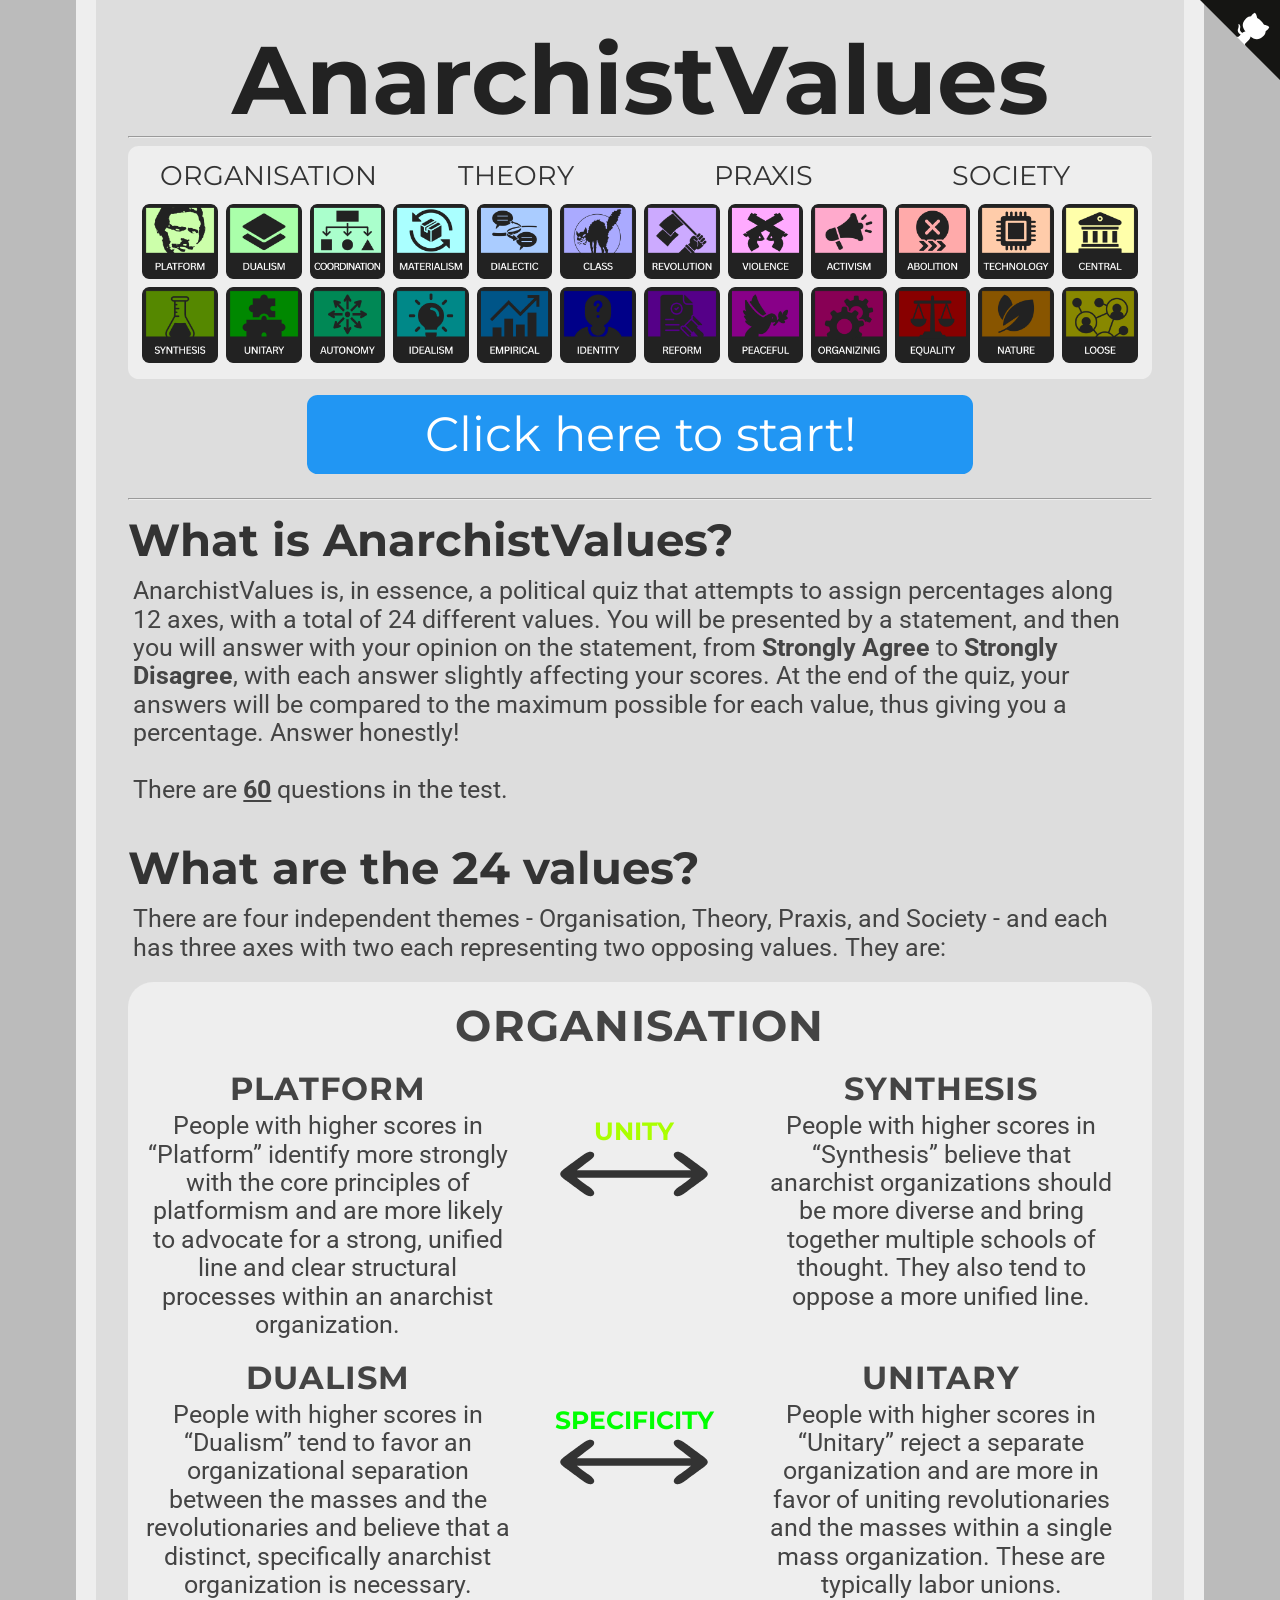
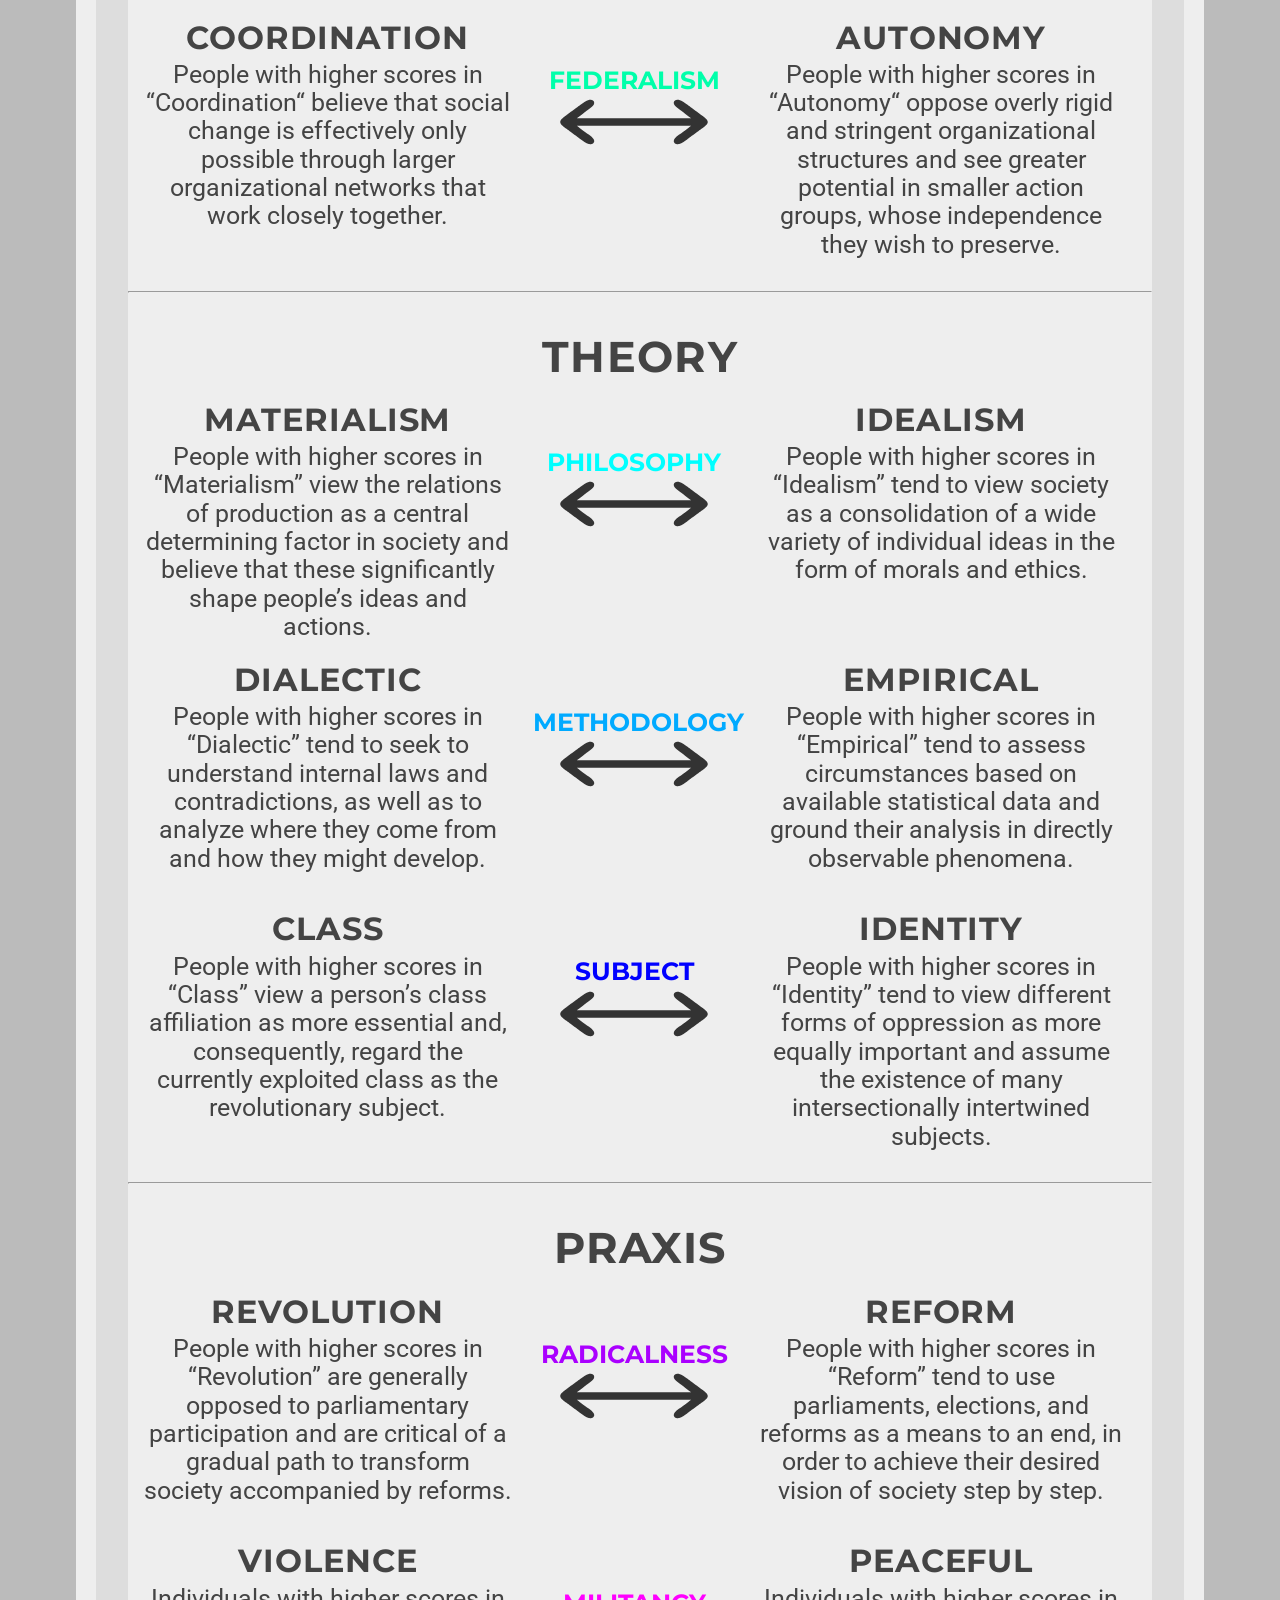
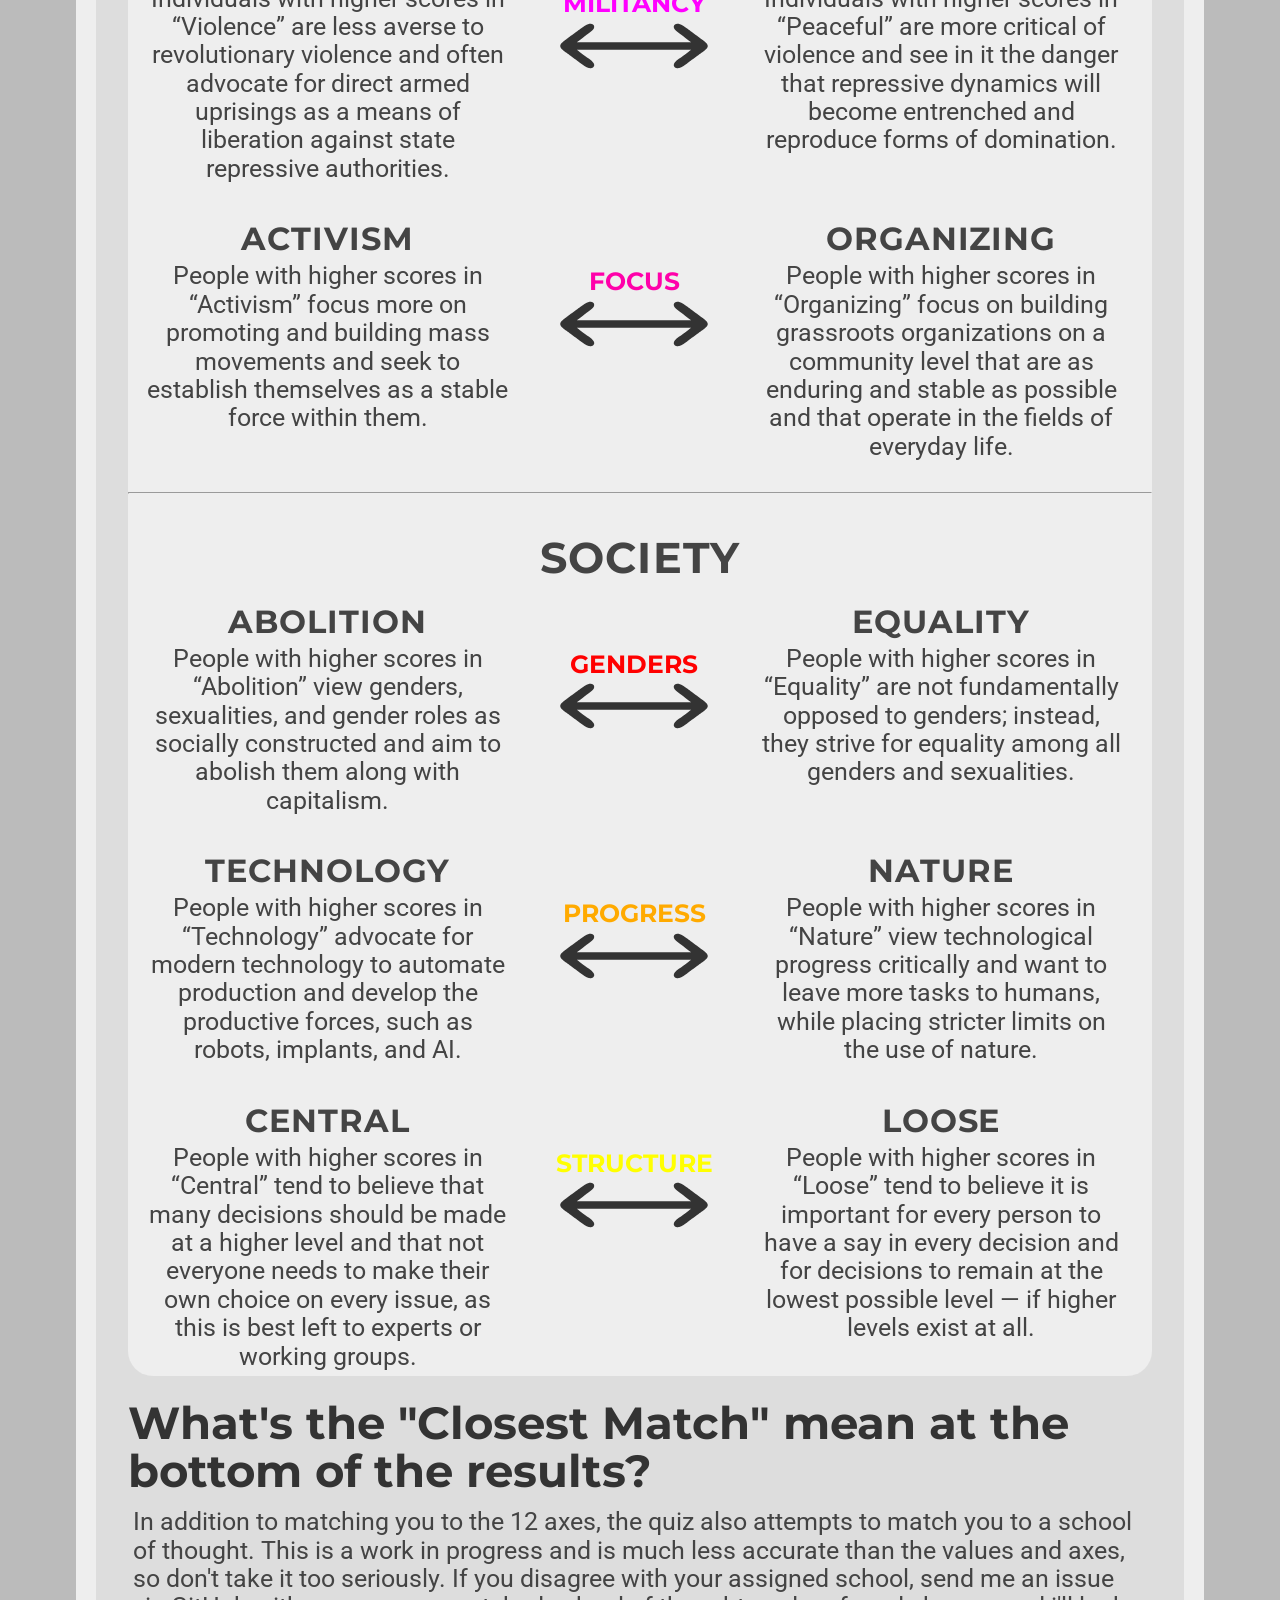
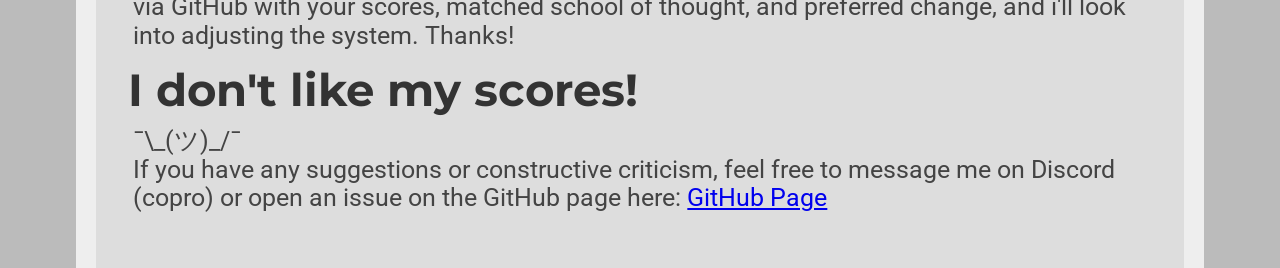
<file: index.html>
<!doctype html>
<!-- SPDX-License-Identifier: GPL-3.0-or-later -->
<html lang="en">
  <head>
    <title>AnarchistValues</title>
    <link href="https://fonts.googleapis.com/css?family=Montserrat:300,400,700|Roboto:400,700" rel="stylesheet" />
    <link href="assets/style.css" rel="stylesheet" type="text/css" />
    <link rel="icon" type="x-icon" href="assets/icon.png" />
    <meta charset="utf-8" />
    <script defer src="assets/js/index.js"></script>
  </head>

  <body>
    <a
      href="https://github.com/COPRO6168/AnarchistValues.github.io"
      class="github-corner"
      aria-label="View source on Github">
      <object
        data="assets/github-corner.svg"
        type="image/svg+xml"
        width="80"
        height="80"
        aria-hidden="true"
        style="position: absolute; top: 0; border: 0; right: 0"></object>
    </a>
    <h1>AnarchistValues</h1>
    <hr />
    <div class="center">
      <div class="axis_name quadcolumn">ORGANISATION</div>
      <div class="axis_name quadcolumn">THEORY</div>
      <div class="axis_name quadcolumn">PRAXIS</div>
      <div class="axis_name quadcolumn">SOCIETY</div>
      <a href="#organisation"><img src="assets/values/Organisation-Unity-Platform.png" class="quadcolumn" /></a>
      <a href="#organisation"><img src="assets/values/Organisation-Specificity-Dualism.png" class="quadcolumn" /></a>
      <a href="#organisation"
        ><img src="assets/values/Organisation-Federalism-Coordination.png" class="quadcolumn"
      /></a>
      <a href="#theory"><img src="assets/values/Theory-Philosophy-Materialism.png" class="quadcolumn" /></a>
      <a href="#theory"><img src="assets/values/Theory-Methodology-Dialectic.png" class="quadcolumn" /></a>
      <a href="#theory"><img src="assets/values/Theory-Subject-Class.png" class="quadcolumn" /></a>
      <a href="#praxis"><img src="assets/values/Praxis-Radicalness-Revolution.png" class="quadcolumn" /></a>
      <a href="#praxis"><img src="assets/values/Praxis-Militancy-Violence.png" class="quadcolumn" /></a>
      <a href="#praxis"><img src="assets/values/Praxis-Focus-Activism.png" class="quadcolumn" /></a>
      <a href="#society"><img src="assets/values/Society-Genders-Abolition.png" class="quadcolumn" /></a>
      <a href="#society"><img src="assets/values/Society-Progress-Technology.png" class="quadcolumn" /></a>
      <a href="#society"><img src="assets/values/Society-Structure-Central.png" class="quadcolumn" /></a>
      <a href="#organisation"><img src="assets/values/Organisation-Unity-Synthesis.png" class="quadcolumn" /></a>
      <a href="#organisation"><img src="assets/values/Organisation-Specificity-Unitary.png" class="quadcolumn" /></a>
      <a href="#organisation"><img src="assets/values/Organisation-Federalism-Autonomy.png" class="quadcolumn" /></a>
      <a href="#theory"><img src="assets/values/Theory-Philosophy-Idealism.png" class="quadcolumn" /></a>
      <a href="#theory"><img src="assets/values/Theory-Methodology-Empirical.png" class="quadcolumn" /></a>
      <a href="#theory"><img src="assets/values/Theory-Subject-Identity.png" class="quadcolumn" /></a>
      <a href="#praxis"><img src="assets/values/Praxis-Radicalness-Reform.png" class="quadcolumn" /></a>
      <a href="#praxis"><img src="assets/values/Praxis-Militancy-Peaceful.png" class="quadcolumn" /></a>
      <a href="#praxis"><img src="assets/values/Praxis-Focus-Organizing.png" class="quadcolumn" /></a>
      <a href="#society"><img src="assets/values/Society-Genders-Equality.png" class="quadcolumn" /></a>
      <a href="#society"><img src="assets/values/Society-Progress-Nature.png" class="quadcolumn" /></a>
      <a href="#society"><img src="assets/values/Society-Structure-Loose.png" class="quadcolumn" /></a>
    </div>
    <br />
    <button class="button" onclick="location.href = 'instructions.html'" style="font-size: 36pt">
      Click here to start!
    </button>
    <br />
    <hr />
    <h2>What is AnarchistValues?</h2>
    <p>
      AnarchistValues is, in essence, a political quiz that attempts to assign percentages along 12 axes, with a total
      of 24 different values. You will be presented by a statement, and then you will answer with your opinion on the
      statement, from <strong>Strongly Agree</strong> to <strong>Strongly Disagree</strong>, with each answer slightly
      affecting your scores. At the end of the quiz, your answers will be compared to the maximum possible for each
      value, thus giving you a percentage. Answer honestly!
    </p>
    <br />
    <p>There are <span id="numOfQuestions"></span> questions in the test.</p>
    <br />
    <h2 id="anchor">What are the 24 values?</h2>
    <p>
      There are four independent themes - Organisation, Theory, Praxis, and Society - and each has three axes with two
      each representing two opposing values. They are:
    </p>
    <div class="explanation_bg">
      <p id="organisation" class="theme"><strong>ORGANISATION</strong></p>
      <div class="spacer">
        <div class="explanation_blurb_left">
          <p class="value"><strong>PLATFORM</strong></p>
          <p class="blurb-text">
            People with higher scores in “Platform” identify more strongly with the core principles of platformism and
            are more likely to advocate for a strong, unified line and clear structural processes within an anarchist
            organization.
          </p>
        </div>
        <div class="explanation_axis">
          <p class="axis_name"><strong style="color: #aaff00">UNITY</strong></p>
          <img class="arrow" src="assets/double-arrow.svg" />
        </div>
        <div class="explanation_blurb_right">
          <p class="value"><strong>SYNTHESIS</strong></p>
          <p class="blurb-text">
            People with higher scores in “Synthesis” believe that anarchist organizations should be more diverse and
            bring together multiple schools of thought. They also tend to oppose a more unified line.
          </p>
        </div>
      </div>
      <div class="spacer">
        <div class="explanation_blurb_left">
          <p class="value"><strong>DUALISM</strong></p>
          <p class="blurb-text">
            People with higher scores in “Dualism” tend to favor an organizational separation between the masses and the
            revolutionaries and believe that a distinct, specifically anarchist organization is necessary.
          </p>
        </div>
        <div class="explanation_axis">
          <p class="axis_name"><strong style="color: #00ff00">SPECIFICITY</strong></p>
          <img class="arrow" src="assets/double-arrow.svg" />
        </div>
        <div class="explanation_blurb_right">
          <p class="value"><strong>UNITARY</strong></p>
          <p class="blurb-text">
            People with higher scores in “Unitary” reject a separate organization and are more in favor of uniting
            revolutionaries and the masses within a single mass organization. These are typically labor unions.
          </p>
        </div>
      </div>
      <div class="spacer">
        <div class="explanation_blurb_left">
          <p class="value"><strong>COORDINATION</strong></p>
          <p class="blurb-text">
            People with higher scores in “Coordination“ believe that social change is effectively only possible through
            larger organizational networks that work closely together.
          </p>
          <br />
        </div>
        <div class="explanation_axis">
          <p class="axis_name"><strong style="color: #00ffaa">FEDERALISM</strong></p>
          <img class="arrow" src="assets/double-arrow.svg" />
        </div>
        <div class="explanation_blurb_right">
          <p class="value"><strong>AUTONOMY</strong></p>
          <p class="blurb-text">
            People with higher scores in “Autonomy“ oppose overly rigid and stringent organizational structures and see
            greater potential in smaller action groups, whose independence they wish to preserve.
          </p>
          <br />
        </div>
      </div>
      <hr />
      <p id="theory" class="theme"><strong>THEORY</strong></p>
      <div class="spacer">
        <div class="explanation_blurb_left">
          <p class="value"><strong>MATERIALISM</strong></p>
          <p class="blurb-text">
            People with higher scores in “Materialism” view the relations of production as a central determining factor
            in society and believe that these significantly shape people’s ideas and actions.
          </p>
        </div>
        <div class="explanation_axis">
          <p class="axis_name"><strong style="color: #00ffff">PHILOSOPHY</strong></p>
          <img class="arrow" src="assets/double-arrow.svg" />
        </div>
        <div class="explanation_blurb_right">
          <p class="value"><strong>IDEALISM</strong></p>
          <p class="blurb-text">
            People with higher scores in “Idealism” tend to view society as a consolidation of a wide variety of
            individual ideas in the form of morals and ethics.
          </p>
          <br />
        </div>
      </div>
      <div class="spacer">
        <div class="explanation_blurb_left">
          <p class="value"><strong>DIALECTIC</strong></p>
          <p class="blurb-text">
            People with higher scores in “Dialectic” tend to seek to understand internal laws and contradictions, as
            well as to analyze where they come from and how they might develop.
          </p>
          <br />
        </div>
        <div class="explanation_axis">
          <p class="axis_name"><strong style="color: #00aaff">METHODOLOGY</strong></p>
          <img class="arrow" src="assets/double-arrow.svg" />
        </div>
        <div class="explanation_blurb_right">
          <p class="value"><strong>EMPIRICAL</strong></p>
          <p class="blurb-text">
            People with higher scores in “Empirical” tend to assess circumstances based on available statistical data
            and ground their analysis in directly observable phenomena.
          </p>
          <br />
        </div>
      </div>
      <div class="spacer">
        <div class="explanation_blurb_left">
          <p class="value"><strong>CLASS</strong></p>
          <p class="blurb-text">
            People with higher scores in “Class” view a person’s class affiliation as more essential and, consequently,
            regard the currently exploited class as the revolutionary subject.
          </p>
          <br />
        </div>
        <div class="explanation_axis">
          <p class="axis_name"><strong style="color: #0000ff">SUBJECT</strong></p>
          <img class="arrow" src="assets/double-arrow.svg" />
        </div>
        <div class="explanation_blurb_right">
          <p class="value"><strong>IDENTITY</strong></p>
          <p class="blurb-text">
            People with higher scores in “Identity” tend to view different forms of oppression as more equally important
            and assume the existence of many intersectionally intertwined subjects.
          </p>
          <br />
        </div>
      </div>
      <hr />
      <p id="praxis" class="theme"><strong>PRAXIS</strong></p>
      <div class="spacer">
        <div class="explanation_blurb_left">
          <p class="value"><strong>REVOLUTION</strong></p>
          <p class="blurb-text">
            People with higher scores in “Revolution” are generally opposed to parliamentary participation and are
            critical of a gradual path to transform society accompanied by reforms.
          </p>
          <br />
        </div>
        <div class="explanation_axis">
          <p class="axis_name"><strong style="color: #aa00ff">RADICALNESS</strong></p>
          <img class="arrow" src="assets/double-arrow.svg" />
        </div>
        <div class="explanation_blurb_right">
          <p class="value"><strong>REFORM</strong></p>
          <p class="blurb-text">
            People with higher scores in “Reform” tend to use parliaments, elections, and reforms as a means to an end,
            in order to achieve their desired vision of society step by step.
          </p>
          <br />
        </div>
      </div>
      <div class="spacer">
        <div class="explanation_blurb_left">
          <p class="value"><strong>VIOLENCE</strong></p>
          <p class="blurb-text">
            Individuals with higher scores in “Violence” are less averse to revolutionary violence and often advocate
            for direct armed uprisings as a means of liberation against state repressive authorities.
          </p>
          <br />
        </div>
        <div class="explanation_axis">
          <p class="axis_name"><strong style="color: #ff00ff">MILITANCY</strong></p>
          <img class="arrow" src="assets/double-arrow.svg" />
        </div>
        <div class="explanation_blurb_right">
          <p class="value"><strong>PEACEFUL</strong></p>
          <p class="blurb-text">
            Individuals with higher scores in “Peaceful” are more critical of violence and see in it the danger that
            repressive dynamics will become entrenched and reproduce forms of domination.
          </p>
          <br />
        </div>
      </div>
      <div class="spacer">
        <div class="explanation_blurb_left">
          <p class="value"><strong>ACTIVISM</strong></p>
          <p class="blurb-text">
            People with higher scores in “Activism” focus more on promoting and building mass movements and seek to
            establish themselves as a stable force within them.
          </p>
        </div>
        <div class="explanation_axis">
          <p class="axis_name"><strong style="color: #ff00aa">FOCUS</strong></p>
          <img class="arrow" src="assets/double-arrow.svg" />
        </div>
        <div class="explanation_blurb_right">
          <p class="value"><strong>ORGANIZING</strong></p>
          <p class="blurb-text">
            People with higher scores in “Organizing” focus on building grassroots organizations on a community level
            that are as enduring and stable as possible and that operate in the fields of everyday life.
          </p>
          <br />
        </div>
      </div>
      <hr />
      <p id="society" class="theme"><strong>SOCIETY</strong></p>
      <div class="spacer">
        <div class="explanation_blurb_left">
          <p class="value"><strong>ABOLITION</strong></p>
          <p class="blurb-text">
            People with higher scores in “Abolition” view genders, sexualities, and gender roles as socially constructed
            and aim to abolish them along with capitalism.
          </p>
          <br />
        </div>
        <div class="explanation_axis">
          <p class="axis_name"><strong style="color: #ff0000">GENDERS</strong></p>
          <img class="arrow" src="assets/double-arrow.svg" />
        </div>
        <div class="explanation_blurb_right">
          <p class="value"><strong>EQUALITY</strong></p>
          <p class="blurb-text">
            People with higher scores in “Equality” are not fundamentally opposed to genders; instead, they strive for
            equality among all genders and sexualities.
          </p>
          <br />
        </div>
      </div>
      <div class="spacer">
        <div class="explanation_blurb_left">
          <p class="value"><strong>TECHNOLOGY</strong></p>
          <p class="blurb-text">
            People with higher scores in “Technology” advocate for modern technology to automate production and develop
            the productive forces, such as robots, implants, and AI.
          </p>
          <br />
        </div>
        <div class="explanation_axis">
          <p class="axis_name"><strong style="color: #ffaa00">PROGRESS</strong></p>
          <img class="arrow" src="assets/double-arrow.svg" />
        </div>
        <div class="explanation_blurb_right">
          <p class="value"><strong>NATURE</strong></p>
          <p class="blurb-text">
            People with higher scores in “Nature” view technological progress critically and want to leave more tasks to
            humans, while placing stricter limits on the use of nature.
          </p>
          <br />
        </div>
      </div>
      <div class="spacer">
        <div class="explanation_blurb_left">
          <p class="value"><strong>CENTRAL</strong></p>
          <p class="blurb-text">
            People with higher scores in “Central” tend to believe that many decisions should be made at a higher level
            and that not everyone needs to make their own choice on every issue, as this is best left to experts or
            working groups.
          </p>
        </div>
        <div class="explanation_axis">
          <p class="axis_name"><strong style="color: #ffff00">STRUCTURE</strong></p>
          <img class="arrow" src="assets/double-arrow.svg" />
        </div>
        <div class="explanation_blurb_right">
          <p class="value"><strong>LOOSE</strong></p>
          <p class="blurb-text">
            People with higher scores in “Loose” tend to believe it is important for every person to have a say in every
            decision and for decisions to remain at the lowest possible level — if higher levels exist at all.
          </p>
        </div>
      </div>
    </div>

    <h2 style="margin-top: 17pt">What's the "Closest Match" mean at the bottom of the results?</h2>
    <p>
      In addition to matching you to the 12 axes, the quiz also attempts to match you to a school of thought. This is a
      work in progress and is much less accurate than the values and axes, so don't take it too seriously. If you
      disagree with your assigned school, send me an issue via GitHub with your scores, matched school of thought, and
      preferred change, and i'll look into adjusting the system. Thanks!
    </p>
    <h2>I don't like my scores!</h2>
    <p>
      ¯\_(ツ)_/¯
      <br />
      If you have any suggestions or constructive criticism, feel free to message me on Discord (copro) or open an issue
      on the GitHub page here: <a href="https://github.com/COPRO6168/AnarchistValues.github.io">GitHub Page</a>
    </p>
    <br />
  </body>
</html>
</file>
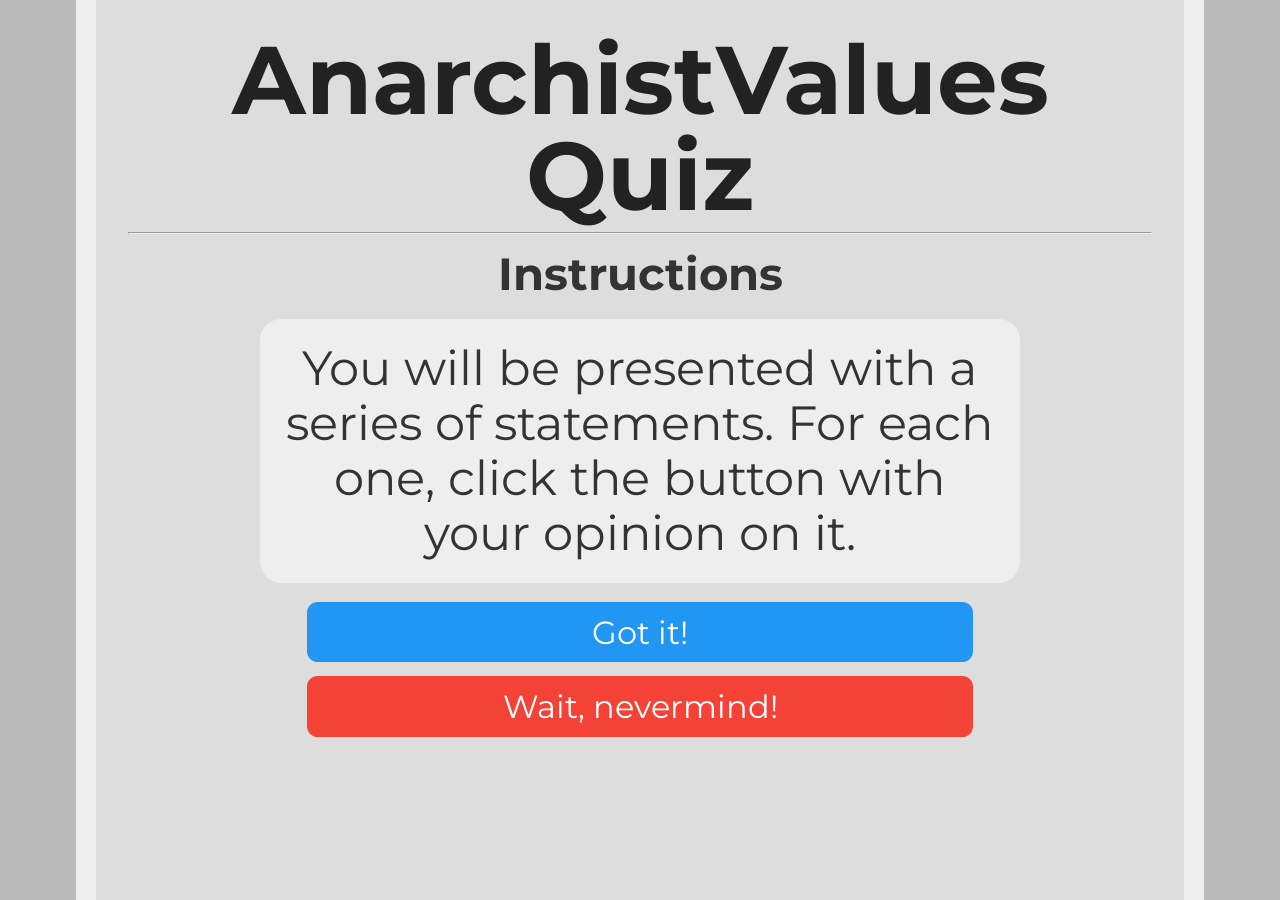
<file: instructions.html>
<!doctype html>
<!-- SPDX-License-Identifier: GPL-3.0-or-later -->
<html lang="en">
  <head>
    <link href="https://fonts.googleapis.com/css?family=Montserrat:300,400,700|Roboto:400,700" rel="stylesheet" />
    <link href="assets/style.css" rel="stylesheet" type="text/css" />
    <title>AnarchistValues Quiz</title>
    <link rel="icon" type="x-icon" href="assets/icon.png" />
    <link rel="shortcut icon" type="x-icon" href="assets/icon.png" />
    <meta charset="utf-8" />
  </head>

  <body>
    <h1>AnarchistValues Quiz</h1>
    <hr />
    <h2 style="text-align: center">Instructions</h2>
    <p class="question">
      You will be presented with a series of statements. For each one, click the button with your opinion on it.
    </p>
    <button class="button" onclick="location.href = 'quiz.html'">Got it!</button>
    <br />
    <button class="button disagree" onclick="location.href = 'index.html'">Wait, nevermind!</button>
    <br />
  </body>
</html>
</file>
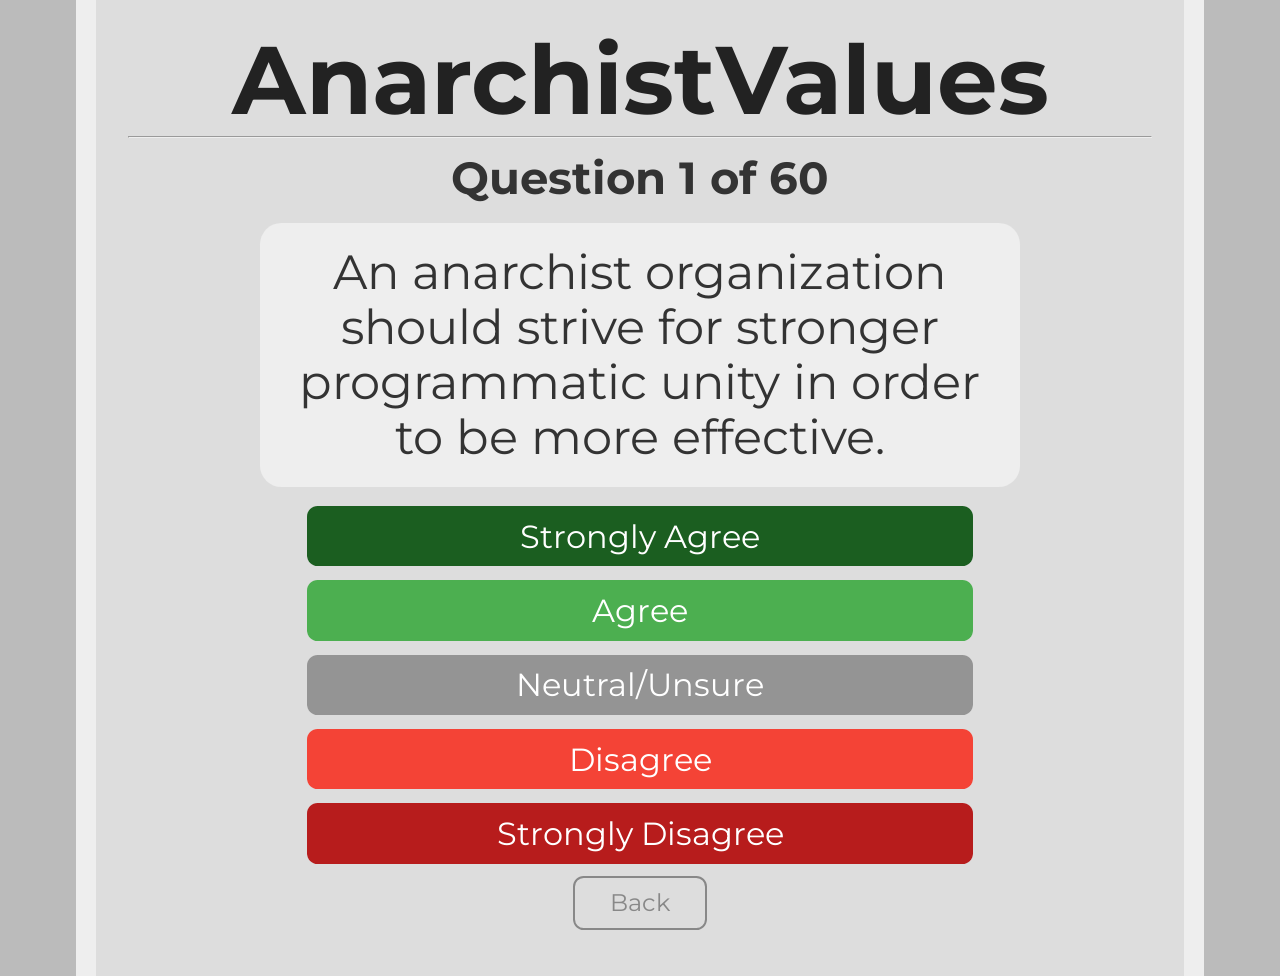
<file: quiz.html>
<!doctype html>
<!-- SPDX-License-Identifier: GPL-3.0-or-later -->
<html lang="en">
  <head>
    <link href="https://fonts.googleapis.com/css?family=Montserrat:300,400,700|Roboto:400,700" rel="stylesheet" />
    <link href="assets/style.css" rel="stylesheet" type="text/css" />
    <title>AnarchistValues Quiz</title>
    <link rel="icon" type="x-icon" href="assets/icon.png" />
    <link rel="shortcut icon" type="x-icon" href="assets/icon.png" />
    <meta charset="utf-8" />
    <script defer src="assets/js/quiz.js"></script>
  </head>

  <body>
    <h1>AnarchistValues</h1>
    <hr />
    <h2 style="text-align: center" id="question-number">Loading...</h2>
    <p class="question" id="question-text"></p>
    <button class="button stronglyAgree" onclick="next_question(1.0)">Strongly Agree</button>
    <br />
    <button class="button agree" onclick="next_question(0.5)">Agree</button>
    <br />
    <button class="button neutral" onclick="next_question(0.0)">Neutral/Unsure</button>
    <br />
    <button class="button disagree" onclick="next_question(-0.5)">Disagree</button>
    <br />
    <button class="button stronglyDisagree" onclick="next_question(-1.0)">Strongly Disagree</button>
    <br />
    <button class="small_button" onclick="prev_question()" id="back_button">Back</button>
    <button class="small_button_off" id="back_button_off">Back</button><br />

  </body>
</html>
</file>
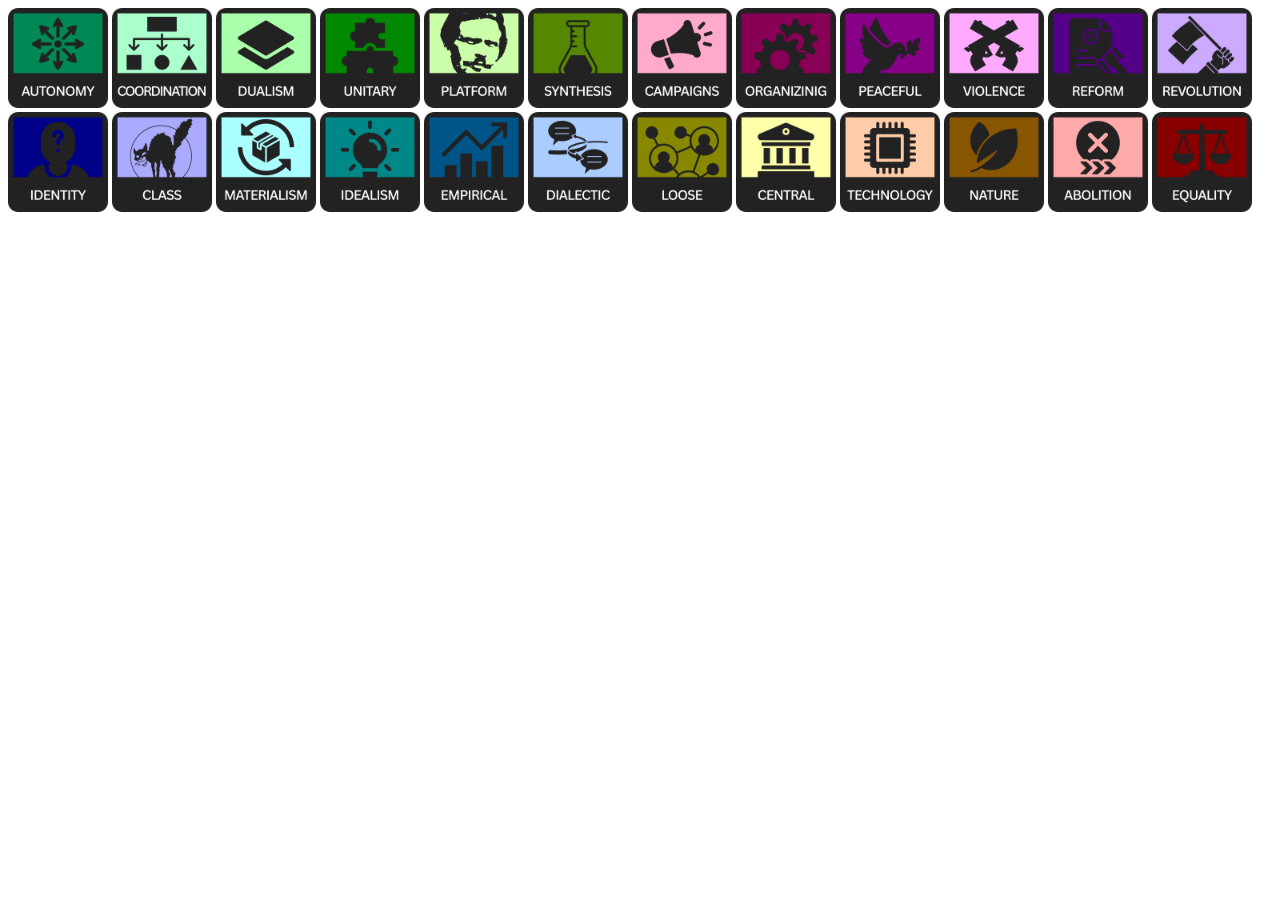
<file: test.html>
<!doctype html>
<html lang="en">
  <head>
    <meta charset="UTF-8" />
    <meta name="viewport" content="width=device-width, initial-scale=1.0" />
    <title>test</title>
  </head>
  <body>
    <img src="assets/values/Organisation-Federalism-Autonomy.png" alt="" width="100px" height="100px" />
    <img src="assets/values/Organisation-Federalism-Coordination.png" alt="" width="100px" height="100px" />
    <img src="assets/values/Organisation-Specificity-Dualism.png" alt="" width="100px" height="100px" />
    <img src="assets/values/Organisation-Specificity-Unitary.png" alt="" width="100px" height="100px" />
    <img src="assets/values/Organisation-Unity-Platform.png" alt="" width="100px" height="100px" />
    <img src="assets/values/Organisation-Unity-Synthesis.png" alt="" width="100px" height="100px" />
    <img src="assets/values/Praxis-Focus-Campaign.png" alt="" width="100px" height="100px" />
    <img src="assets/values/Praxis-Focus-Organizing.png" alt="" width="100px" height="100px" />
    <img src="assets/values/Praxis-Militancy-Peaceful.png" alt="" width="100px" height="100px" />
    <img src="assets/values/Praxis-Militancy-Violence.png" alt="" width="100px" height="100px" />
    <img src="assets/values/Praxis-Radicalness-Reform.png" alt="" width="100px" height="100px" />
    <img src="assets/values/Praxis-Radicalness-Revolution.png" alt="" width="100px" height="100px" />
    <img src="assets/values/Theory-Subject-Identity.png" alt="" width="100px" height="100px" />
    <img src="assets/values/Theory-Subject-Class.png" alt="" width="100px" height="100px" />
    <img src="assets/values/Theory-Philosophy-Materialism.png" alt="" width="100px" height="100px" />
    <img src="assets/values/Theory-Philosophy-Idealism.png" alt="" width="100px" height="100px" />
    <img src="assets/values/Theory-Methodology-Empirical.png" alt="" width="100px" height="100px" />
    <img src="assets/values/Theory-Methodology-Dialectic.png" alt="" width="100px" height="100px" />
    <img src="assets/values/Society-Structure-Loose.png" alt="" width="100px" height="100px" />
    <img src="assets/values/Society-Structure-Central.png" alt="" width="100px" height="100px" />
    <img src="assets/values/Society-Progress-Technology.png" alt="" width="100px" height="100px" />
    <img src="assets/values/Society-Progress-Nature.png" alt="" width="100px" height="100px" />
    <img src="assets/values/Society-Genders-Abolition.png" alt="" width="100px" height="100px" />
    <img src="assets/values/Society-Genders-Equality.png" alt="" width="100px" height="100px" />
  </body>
</html>
</file>
<file: assets/style.css>
/* SPDX-License-Identifier: GPL-3.0-or-later */

html {
    background-color: #bbbbbb;
    padding: 0px;
    scroll-behavior: smooth;
}
body {
    width: 80%;
    min-height: calc(100vh - 4em);
    margin: 0 auto;
    padding: 2em;
    background-color: #dddddd;
    border-color: #eeeeee;
    border-left-style: solid;
    border-right-style: solid;
    border-width: 20px;
}
p {
    color: #444444;
    font-family: 'Roboto', sans-serif;
    font-size: 18.5pt;
    line-height: 1.15;
    margin: 4pt;
}

p.value {
    margin-top: 22px;
    margin-bottom: 22px;
    text-indent: -16pt;
    margin-left: 20pt;
    font-size: 24pt;
    line-height: 2.11666656px;
    letter-spacing: 0.03em;
    font-family: 'Montserrat';
}

p.axis_name {
    margin-top: 50px;
    color: #333333;
    font-size: 19pt;
    font-family: 'Montserrat';
}
p.question {
    margin: 16pt auto;
    color: #333333;
    font-family: 'Montserrat', sans-serif;
    font-weight: normal;
    width: 70%;
    min-width: 500pt;
    min-height: 144pt;
    background-color: #eeeeee;
    padding: 16pt;
    border-radius: 16pt;
    font-size: 36pt;
    display: flex;
    justify-content: center;
    align-items: center;
    text-align: center;

}
h1 {
    color: #222222;
    font-family: 'Montserrat', sans-serif;
    font-size: 72pt;
    text-align: center;
    line-height: 72pt;
    margin-top: 0pt;
    margin-bottom: 0pt;
}
h2 {
    color: #333333;
    font-family: 'Montserrat', sans-serif;
    font-size: 34pt;
    line-height: 36pt;
    margin-top: 12pt;
    margin-bottom: 10pt;
}
li {
    font-size: 16pt;
    text-indent: 16pt;
}
a {
    font-family: inherit;
}
div.center {
    background-color: #eeeeee;
    font-family: 'Montserrat', sans-serif;
    border-radius: 8pt;
    padding: 6pt;
    color: white;
    min-width: 488pt;
    text-align: center;
    text-decoration: none;
    display: block;
    font-size: 24pt;
    margin: auto;
}
img.quadcolumn {
    width: 7.5%;
    transition: transform .3s;
}
img.quadcolumn:hover {
    transform: scale(1.05);
  }
div.quadcolumn {
    width: 23.75%;
}
div.axis_name {
    color: #333333;
    font-size: 20pt;
    font-family: 'Montserrat';
    display: inline-block;
    padding-bottom: 8.65pt;
}
.spacer {
    display: flex;
}
.spacer > div{
    margin-top: 10px;
    display: inline-block;
    text-align: center;
}
.button {
    background-color: #2196f3;
    font-family: 'Montserrat', sans-serif;
    border: none;
    border-radius: 8pt;
    color: white;
    padding: 8pt;
    width: 50%;
    min-width: 500pt;
    text-align: center;
    text-decoration: none;
    display: block;
    font-size: 24pt;
    margin: -2px auto;
    cursor: pointer;
}
.button:hover, .button:focus { background: #1687e0; }
.stronglyAgree { background: #1b5e20; }
.stronglyAgree:hover, .stronglyAgree:focus { background: #154a19; }
.agree { background: #4caf50; }
.agree:hover, .agree:focus { background: #29942e; }
.neutral { background: #949494; }
.neutral:hover, .neutral:focus { background: #656565; }
.disagree { background: #f44336; }
.disagree:hover, .disagree:focus { background: #d6271a; }
.stronglyDisagree { background: #b71c1c; }
.stronglyDisagree:hover, .stronglyDisagree:focus { background: #a00e0e; }

.small_button, .small_button_off {
    background-color: #333;
    font-family: 'Montserrat', sans-serif;
    border: none;
    border-radius: 8pt;
    color: white;
    padding: 8pt;
    width: 10%;
    min-width: 100pt;
    text-align: center;
    text-decoration: none;
    display: block;
    font-size: 18pt;
    margin: -2px auto;
    cursor: pointer;
}

.small_button:hover, .small_button:focus {
    background: #222;
}

.small_button_off {
    background-color: #ddd;
    color: #888;
    border: 2px solid #888;
    cursor: not-allowed;
    margin: -4px auto;
}
.arrow {
    width: 150px;
    height: auto;
}
div.explanation_blurb_left {
    vertical-align: top;
    width: 37%;
    margin-left: 1%;
    margin-right: 1%;
}
div.explanation_blurb_right {
    vertical-align: top;
    width: 37%;
    margin-left: 1%;
    margin-right: 1%;
}
div.explanation_axis {
    width: 20.9%;
    vertical-align: center;
    justify-content: center;
}
div.axis {
    width: 100%;
    display: flex;
    align-items: center;
    justify-content: center;
}
div.bar {
    height: 36pt;
    line-height: 36pt;
    padding: 8pt;
    margin-top: 4pt;
    margin-bottom: 4pt;
    border-width: 4px;
    border-right-width: 1px;
    border-top-style: solid;
    border-bottom-style: solid;
    border-color: #222222;
    background-color: #eeeeee;
    display: block;
    width: 50%;
}
div.text-wrapper {
    font-family: 'Montserrat', sans-serif;
    font-size: 36pt;
    line-height: 36pt;
    color: #222222;
    display: inline-block;
}
div.equality {
    background-color: #f44336;
    text-align: left;
    border-right-style: solid;
}
div.wealth {
    background-color: #00897b;
    text-align: right;
    border-left-style: solid;
}
div.liberty {
    background-color: #ffeb3b;
    text-align: left;
    border-right-style: solid;
}
div.authority {
    background-color: #3f51b5;
    text-align: right;
    border-left-style: solid;
}
div.peace {
    background-color: #03a9f4;
    text-align: right;
    border-left-style: solid;
}
div.might {
    background-color: #ff9800;
    text-align: left;
    border-right-style: solid;
}
div.progress {
    background-color: #9c27b0;
    text-align: right;
    border-left-style: solid;
}
div.tradition {
    background-color: #8bc34a;
    text-align: left;
    border-right-style: solid;
}
div.platform, div.dualism, div.coordination, div.materialism, div.dialectic,
div.class, div.revolution, div.violence, div.campaign, div.abolition,
div.technology, div.central {
    text-align: left;
    border-right-style: solid;
}
div.synthesis, div.unitary, div.autonomy, div.idealism, div.empirical,
div.identity, div.reform, div.peaceful, div.organizing, div.equality,
div.nature, div.loose {
    text-align: right;
    border-left-style: solid;
}
div.platform { background-color: #CCFFAA; }
div.synthesis { background-color: #558800; }
div.dualism { background-color: #AAFFAA; }
div.unitary { background-color: #008800; }
div.coordination { background-color: #AAFFCC; }
div.autonomy { background-color: #008855; }
div.materialism { background-color: #AAFFFF; }
div.idealism { background-color: #008888; }
div.dialectic { background-color: #AACCFF; }
div.empirical { background-color: #005588; }
div.class { background-color: #AAAAFF; }
div.identity { background-color: #000088; }
div.revolution { background-color: #CCAAFF; }
div.reform { background-color: #550088; }
div.violence { background-color: #FFAAFF; }
div.peaceful { background-color: #880088; }
div.activism { background-color: #FFAACC; }
div.organizing { background-color: #880055; }
div.abolition { background-color: #FFAAAA; }
div.equality { background-color: #880000; }
div.technology { background-color: #FFCCAA; }
div.nature { background-color: #885500; }
div.central { background-color: #FFFFAA; }
div.loose { background-color: #888800; }
span.weight-300 {
    font-weight: 300;
}
.explanation_bg {
    background-color: #eeeeee;
    border-radius: 25px;
    margin-top: 15px;
}
#banner {
    border-color: #444444;
    border-style: solid;
    border-width: 2px;
    border-radius: 8pt;
    display: block;
    margin: 8pt;
    margin-left: auto;
    margin-right: auto;
}

#numOfQuestions {
    font-weight: bold;
    text-decoration: underline;
}
.theme {
    margin-top: 20px;
    padding-top: 20px;
    text-indent: -16pt;
    margin-left: 20pt;
    font-size: 32pt;
    letter-spacing: 0.03em;
    text-align: center;
    font-family: 'Montserrat';
}
</file>
